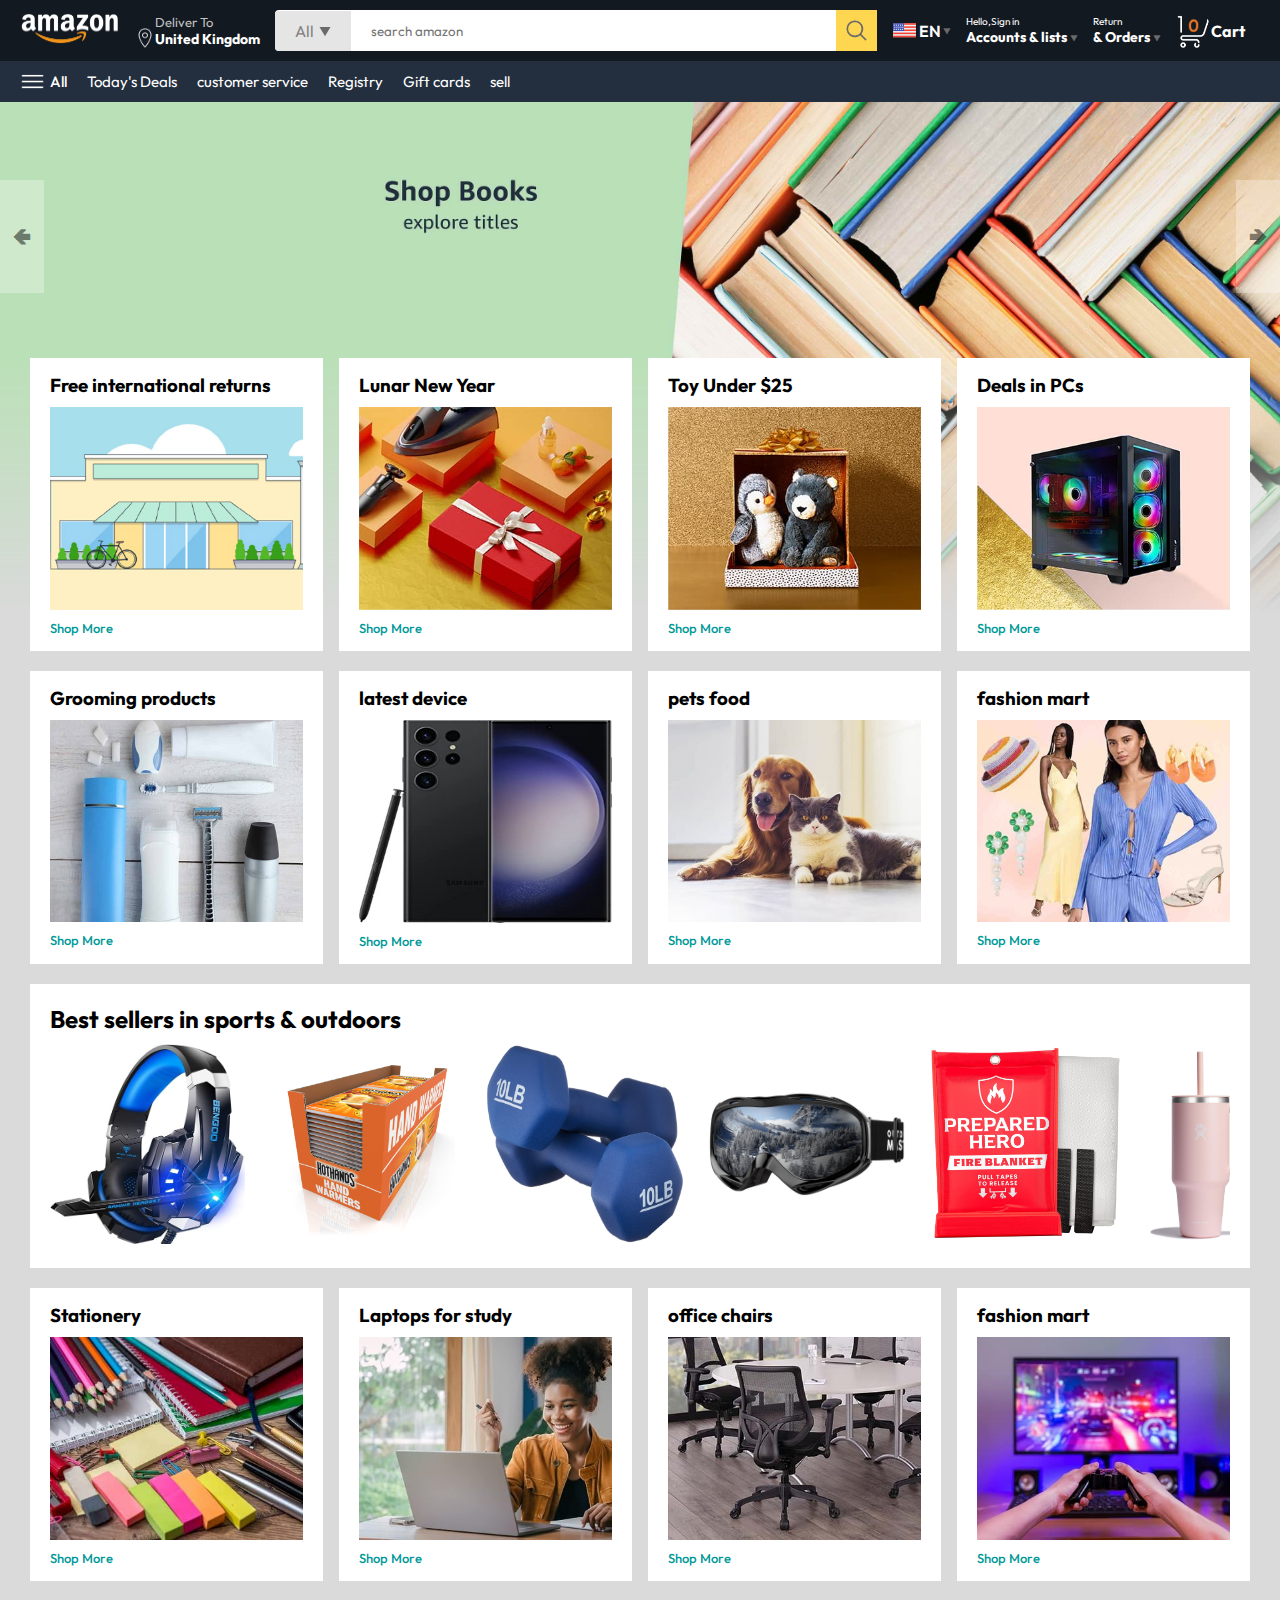
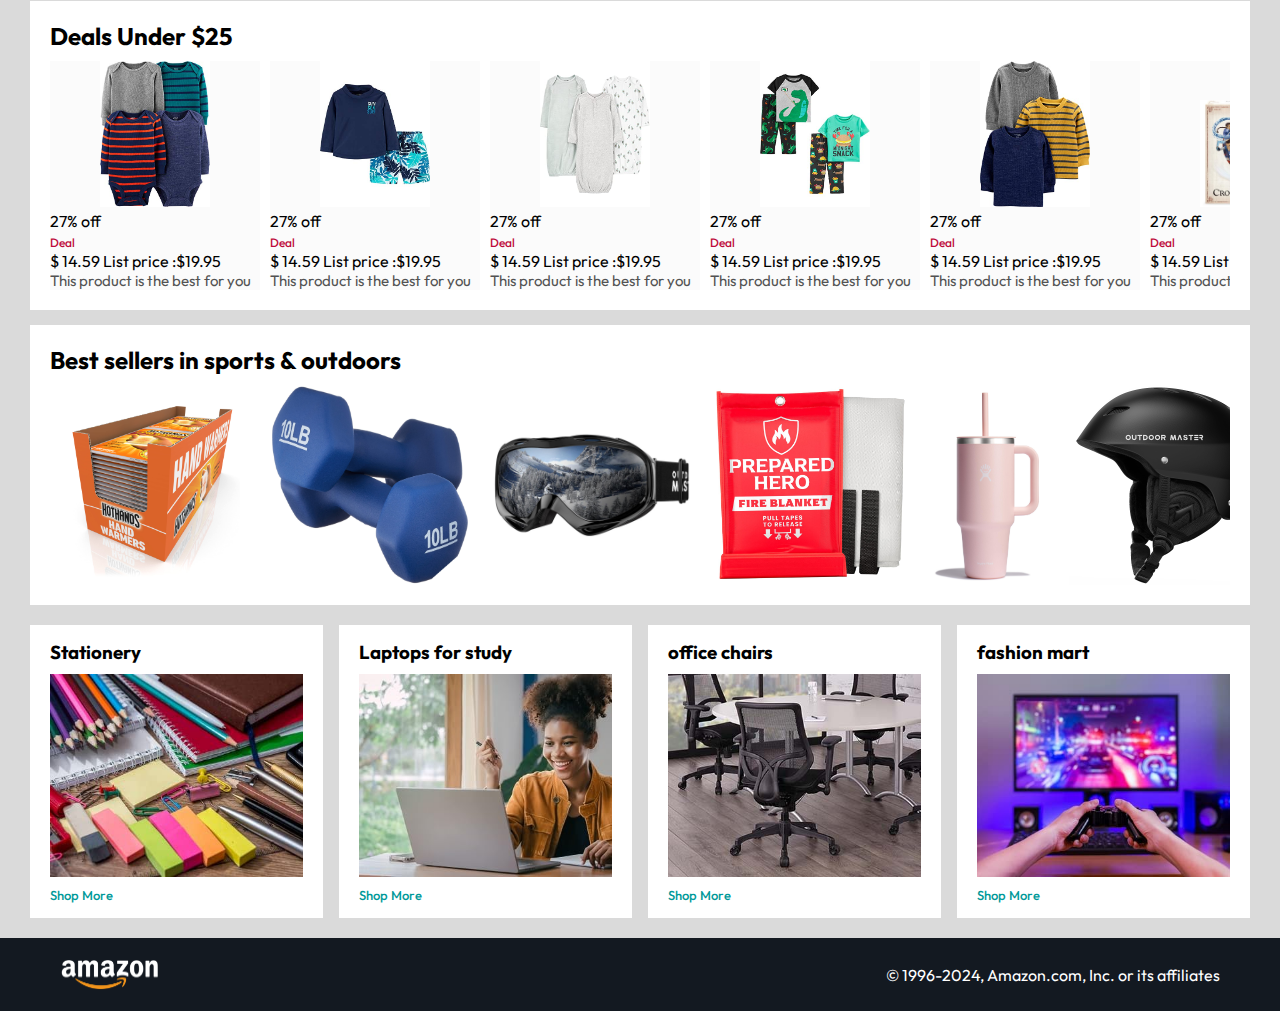
<file: index.html>
<!DOCTYPE html>
<html lang="en">
<head>
    <meta charset="UTF-8">
    <meta name="viewport" content="width=device-width, initial-scale=1.0">
    <title>Cloning Amazon</title>
    <link rel = "stylesheet" href=" style.css">
</head>
<body>
    <nav>
        <a href ="/"><img src="./assets/amazon_logo.png"  width="100" alt=""></a>
        <div class="nav-country">
            <img src="./assets/location_icon.png" height="20" alt="">
            <div>
                <p>Deliver To</p>
                <h1>United Kingdom</h1>
            </div>
        </div>
        <div class="nav-search">
            <div class="nav-search-gategory">
                <p> All</p>
                <img src="./assets/dropdown_icon.png"  height ="12" alt="">
            </div>
            <input type="text" class ="nav-search-input" placeholder="search amazon">
            <img src="./assets/search_icon.png"  class="nav-search-icon"alt="">
        </div>
        <div class="nav-language">
            <img src="./assets/us_flag.png" width="25px" alt="">
            <p>EN</p>
            <img src="./assets/dropdown_icon.png" width="8px" alt="">
        </div>
        <div class="nav-text">
            <p> Hello,Sign in</p>
            <h1> Accounts & lists <img src="./assets/dropdown_icon.png"  width="8px"alt=""></h1>
        </div>
        <div class="nav-text">
            <p> Return</p>
            <h1> & Orders <img src="./assets/dropdown_icon.png"  width="8px"alt=""></h1>
        </div>
        <a href="/cart.html" class="nav-cart">
            <img src="./assets/cart_icon.png" width="35px" alt="">
            <h4>Cart</h4>
        </a>
        
    </nav>
    <div class="nav-bottom">
        <div>
            <img src="./assets/menu_icon.png" width="25px" alt="">
            <p>All</p>
        </div>
        <p> Today's Deals</p>
        <p> customer service</p>
        <p> Registry</p>
        <p> Gift cards</p>
        <p>sell</p>
    </div>

    <div class="header-slider">
        <a href="#" class="control_prev">&#129144</a>
        <a href="#" class="control_next">&#129146</a>
        <ul>
            <img src="./assets/header1.jpg" class="header-img" alt="">
            <img src="./assets/header2.jpg" class="header-img" alt="">
            <img src="./assets/header3.jpg" class="header-img" alt="">
            <img src="./assets/header4.jpg" class="header-img" alt="">
            <img src="./assets/header5.jpg" class="header-img" alt="">
            <img src="./assets/header6.jpg" class="header-img" alt="">
        </ul>
    </div>

    <div class="box-row header-box">
        <div class="box-col">
            <h3>Free international returns</h3>
            <img src="./assets/box1-1.jpg" alt="">
            <a href="/">Shop More</a>
        </div>
        <div class="box-col">
            <h3>Lunar New Year</h3>
            <img src="./assets/box1-2.jpg" alt="">
            <a href="/">Shop More</a>
        </div>
        <div class="box-col">
            <h3>Toy Under $25</h3>
            <img src="./assets/box1-3.jpg" alt="">
            <a href="/">Shop More</a>
        </div>
        <div class="box-col">
            <h3>Deals in PCs</h3>
            <img src="./assets/box1-4.jpg" alt="">
            <a href="/">Shop More</a>
        </div>
    </div>
    <div class="box-row">
        <div class="box-col">
            <h3>Grooming products</h3>
            <img src="./assets/box2-1.jpg" alt="">
            <a href="/">Shop More</a>
        </div>
        <div class="box-col">
            <h3>latest device</h3>
            <img src="./assets/box2-2.jpg" alt="">
            <a href="/">Shop More</a>
        </div>
        <div class="box-col">
            <h3>pets food</h3>
            <img src="./assets/box2-3.jpg" alt="">
            <a href="/">Shop More</a>
        </div>
        <div class="box-col">
            <h3>fashion mart</h3>
            <img src="./assets/box2-4.jpg" alt="">
            <a href="/">Shop More</a>
        </div>
    </div>

    <div class="products-slider">
        <h2>Best sellers in sports & outdoors</h2>
        <div class="products">
            <a href="/product.html">
            <img src="./assets/product_img.jpg" alt="">
        </a>
            <img src="./assets/product1-1.jpg"  alt="">
            <img src="./assets/product1-2.jpg" alt="">
            <img src="./assets/product1-3.jpg" alt="">
            <img src="./assets/product1-4.jpg" alt="">
            <img src="./assets/product1-5.jpg" alt="">
            <img src="./assets/product1-6.jpg" alt="">
            <img src="./assets/product1-7.jpg" alt="">
            <img src="./assets/product1-8.jpg" alt="">
            <img src="./assets/product1-9.jpg" alt="">
            <img src="./assets/product1-10.jpg" alt="">
        </div>
    </div>

    <div class="box-row">
        <div class="box-col">
            <h3>Stationery</h3>
            <img src="./assets/box3-1.jpg" alt="">
            <a href="/">Shop More</a>
        </div>
        <div class="box-col">
            <h3>Laptops for study</h3>
            <img src="./assets/box3-2.jpg" alt="">
            <a href="/">Shop More</a>
        </div>
        <div class="box-col">
            <h3>office chairs</h3>
            <img src="./assets/box3-3.jpg" alt="">
            <a href="/">Shop More</a>
        </div>
        <div class="box-col">
            <h3>fashion mart</h3>
            <img src="./assets/box3-4.jpg" alt="">
            <a href="/">Shop More</a>
        </div>
    </div>
<div class="products-slider-with-price">
    <h2>Deals Under $25</h2>
    <div class="products">
        <div class="product-card">
            <div class="product-img-container">
                <img src="./assets/product2-1.jpg" alt="">
            </div>
            <div class="product-offer">
                <p>27% off</p><span>Deal</span>
            </div>
            <p>$ <span>14.59</span> List price :$19.95</p>
            <h4>This product is the best for you</h4>
        </div>
        <div class="product-card">
            <div class="product-img-container">
                <img src="./assets/product2-2.jpg" alt="">
            </div>
            <div class="product-offer">
                <p>27% off</p><span>Deal</span>
            </div>
            <p>$ <span>14.59</span> List price :$19.95</p>
            <h4>This product is the best for you</h4>
        </div>
        <div class="product-card">
            <div class="product-img-container">
                <img src="./assets/product2-3.jpg" alt="">
            </div>
            <div class="product-offer">
                <p>27% off</p><span>Deal</span>
            </div>
            <p>$ <span>14.59</span> List price :$19.95</p>
            <h4>This product is the best for you</h4>
        </div>
        <div class="product-card">
            <div class="product-img-container">
                <img src="./assets/product2-4.jpg" alt="">
            </div>
            <div class="product-offer">
                <p>27% off</p><span>Deal</span>
            </div>
            <p>$ <span>14.59</span> List price :$19.95</p>
            <h4>This product is the best for you</h4>
        </div>
        <div class="product-card">
            <div class="product-img-container">
                <img src="./assets/product2-5.jpg" alt="">
            </div>
            <div class="product-offer">
                <p>27% off</p><span>Deal</span>
            </div>
            <p>$ <span>14.59</span> List price :$19.95</p>
            <h4>This product is the best for you</h4>
        </div>
        <div class="product-card">
            <div class="product-img-container">
                <img src="./assets/product2-6.jpg" alt="">
            </div>
            <div class="product-offer">
                <p>27% off</p><span>Deal</span>
            </div>
            <p>$ <span>14.59</span> List price :$19.95</p>
            <h4>This product is the best for you</h4>
        </div>
        <div class="product-card">
            <div class="product-img-container">
                <img src="./assets/product2-7.jpg" alt="">
            </div>
            <div class="product-offer">
                <p>27% off</p><span>Deal</span>
            </div>
            <p>$ <span>14.59</span> List price :$19.95</p>
            <h4>This product is the best for you</h4>
        </div>
        <div class="product-card">
            <div class="product-img-container">
                <img src="./assets/product2-8.jpg" alt="">
            </div>
            <div class="product-offer">
                <p>27% off</p><span>Deal</span>
            </div>
            <p>$ <span>14.59</span> List price :$19.95</p>
            <h4>This product is the best for you</h4>
        </div>
        <div class="product-card">
            <div class="product-img-container">
                <img src="./assets/product2-9.jpg" alt="">
            </div>
            <div class="product-offer">
                <p>27% off</p><span>Deal</span>
            </div>
            <p>$ <span>14.59</span> List price :$19.95</p>
            <h4>This product is the best for you</h4>
        </div>
        <div class="product-card">
            <div class="product-img-container">
                <img src="./assets/product2-10.jpg" alt="">
            </div>
            <div class="product-offer">
                <p>27% off</p><span>Deal</span>
            </div>
            <p>$ <span>14.59</span> List price :$19.95</p>
            <h4>This product is the best for you</h4>
        </div>
        <div class="product-card">
            <div class="product-img-container">
                <img src="./assets/product2-11.jpg" alt="">
            </div>
            <div class="product-offer">
                <p>27% off</p><span>Deal</span>
            </div>
            <p>$ <span>14.59</span> List price :$19.95</p>
            <h4>This product is the best for you</h4>
        </div>
        <div class="product-card">
            <div class="product-img-container">
                <img src="./assets/product2-12.jpg" alt="">
            </div>
            <div class="product-offer">
                <p>27% off</p><span>Deal</span>
            </div>
            <p>$ <span>14.59</span> List price :$19.95</p>
            <h4>This product is the best for you</h4>
        </div>

    </div>
</div> 


<div class="products-slider">
    <h2>Best sellers in sports & outdoors</h2>
    <div class="products">
        <img src="./assets/product1-1.jpg"  alt="">
        <img src="./assets/product1-2.jpg" alt="">
        <img src="./assets/product1-3.jpg" alt="">
        <img src="./assets/product1-4.jpg" alt="">
        <img src="./assets/product1-5.jpg" alt="">
        <img src="./assets/product1-6.jpg" alt="">
        <img src="./assets/product1-7.jpg" alt="">
        <img src="./assets/product1-8.jpg" alt="">
        <img src="./assets/product1-9.jpg" alt="">
        <img src="./assets/product1-10.jpg" alt="">
    </div>
</div>
<div class="box-row">
    <div class="box-col">
        <h3>Stationery</h3>
        <img src="./assets/box3-1.jpg" alt="">
        <a href="/">Shop More</a>
    </div>
    <div class="box-col">
        <h3>Laptops for study</h3>
        <img src="./assets/box3-2.jpg" alt="">
        <a href="/">Shop More</a>
    </div>
    <div class="box-col">
        <h3>office chairs</h3>
        <img src="./assets/box3-3.jpg" alt="">
        <a href="/">Shop More</a>
    </div>
    <div class="box-col">
        <h3>fashion mart</h3>
        <img src="./assets/box3-4.jpg" alt="">
        <a href="/">Shop More</a>
    </div>
</div>
<footer>
    <img src="./assets/amazon_logo.png" width="100" alt="">
    <p>© 1996-2024, Amazon.com, Inc. or its affiliates</p>
</footer>



    <script src="script.js"></script>
</body>
</html>
</file>
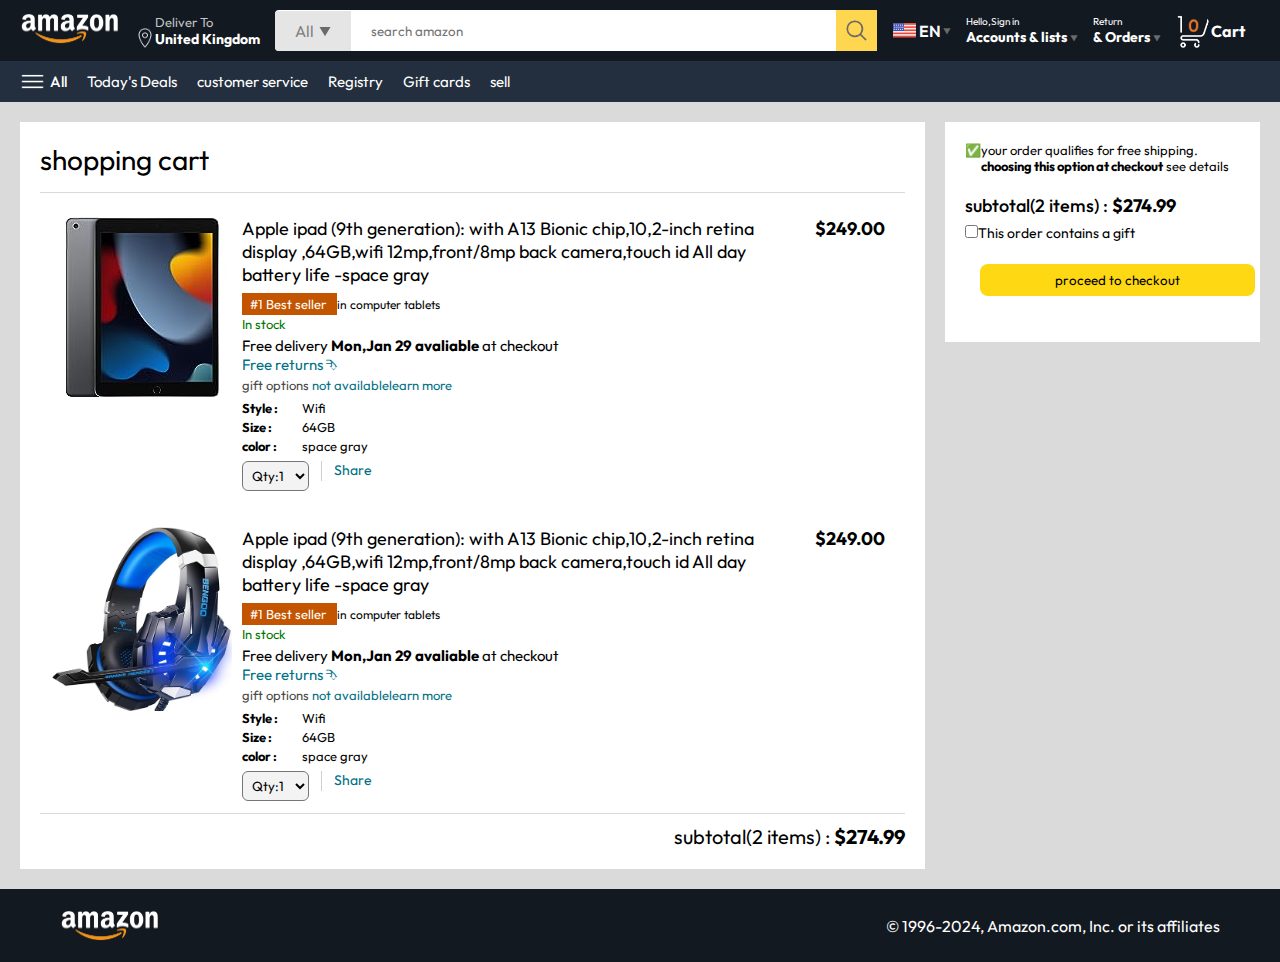
<file: cart.html>
<!DOCTYPE html>
<html lang="en">
<head>
    <meta charset="UTF-8">
    <meta name="viewport" content="width=device-width, initial-scale=1.0">
    <title>Cart</title>
    <link rel = "stylesheet" href=" ./style.css">
    <link rel = "stylesheet" href=" ./cart.css">

</head>
<body>
    <nav>
        <a href ="/"><img src="./assets/amazon_logo.png"  width="100" alt=""></a>
        <div class="nav-country">
            <img src="./assets/location_icon.png" height="20" alt="">
            <div>
                <p>Deliver To</p>
                <h1>United Kingdom</h1>
            </div>
        </div>
        <div class="nav-search">
            <div class="nav-search-gategory">
                <p> All</p>
                <img src="./assets/dropdown_icon.png"  height ="12" alt="">
            </div>
            <input type="text" class ="nav-search-input" placeholder="search amazon">
            <img src="./assets/search_icon.png"  class="nav-search-icon"alt="">
        </div>
        <div class="nav-language">
            <img src="./assets/us_flag.png" width="25px" alt="">
            <p>EN</p>
            <img src="./assets/dropdown_icon.png" width="8px" alt="">
        </div>
        <div class="nav-text">
            <p> Hello,Sign in</p>
            <h1> Accounts & lists <img src="./assets/dropdown_icon.png"  width="8px"alt=""></h1>
        </div>
        <div class="nav-text">
            <p> Return</p>
            <h1> & Orders <img src="./assets/dropdown_icon.png"  width="8px"alt=""></h1>
        </div>
        <a href="/cart.html" class="nav-cart">
            <img src="./assets/cart_icon.png" width="35px" alt="">
            <h4>Cart</h4>
        </a>
        
    </nav>
    <div class="nav-bottom">
        <div>
            <img src="./assets/menu_icon.png" width="25px" alt="">
            <p>All</p>
        </div>
        <p> Today's Deals</p>
        <p> customer service</p>
        <p> Registry</p>
        <p> Gift cards</p>
        <p>sell</p>
    </div>
    <div class="cart">
        <div class="cart-left">
            <h1>shopping cart</h1>
            <hr>
            <div class="product-cart-list">
                <img src="./assets/ipad_img.jpg" alt="" width="180px">
                <div>
                    <div class="product-cart-titleprice">
                        <p>
                            Apple ipad (9th generation): with A13 Bionic chip,10,2-inch 
                            retina display ,64GB,wifi 12mp,front/8mp back camera,touch id All
                            day battery life -space gray</p>
                            <p><b>$249.00</b></p>
                        </p>
                    </div>
                    <p class="product-cart-bestseller"> <span>#1 Best seller </span>in computer tablets</p>
                    <p class="product-cart-stock">In stock</p>
                    <p class="product-cart-delivery">Free delivery<b> Mon,Jan 29 avaliable</b> at checkout</p>
                    <p class="product-cart-returns">Free returns &#11191</p>
                    <p class="product-cart-giftoption">gift options<span> not available</span><span>learn more</span></p>
                    <div class="product-cart-specs">
                        <p><b>Style :</b></p> <p>Wifi</p>
                        <p><b>Size :</b></p> <p>64GB</p>
                        <p><b>color :</b></p> <p>space gray</p>
                    </div>
                    <div class="cart-list-action">
                        <select>
                            <option value ="Qty :1">Qty:1</option>
                            <option value ="Qty :2">Qty:2</option>
                            <option value ="Qty :3">Qty:3</option>
                            <option value ="Qty :4">Qty:4</option>
                            <option value ="Qty :5">Qty:5</option>
                        </select>
                        <hr>
                        <p class="action-btn">Share</p> 
                    </div>
                </div>           
            </div>

            <div class="product-cart-list">
                <img src="./assets/product_img.jpg" alt="" width="180px">
                <div>
                    <div class="product-cart-titleprice">
                        <p>
                            Apple ipad (9th generation): with A13 Bionic chip,10,2-inch 
                            retina display ,64GB,wifi 12mp,front/8mp back camera,touch id All
                            day battery life -space gray</p>
                            <p><b>$249.00</b></p>
                        </p>
                    </div>
                    <p class="product-cart-bestseller"> <span>#1 Best seller </span>in computer tablets</p>
                    <p class="product-cart-stock">In stock</p>
                    <p class="product-cart-delivery">Free delivery<b> Mon,Jan 29 avaliable</b> at checkout</p>
                    <p class="product-cart-returns">Free returns &#11191</p>
                    <p class="product-cart-giftoption">gift options<span> not available</span><span>learn more</span></p>
                    <div class="product-cart-specs">
                        <p><b>Style :</b></p> <p>Wifi</p>
                        <p><b>Size :</b></p> <p>64GB</p>
                        <p><b>color :</b></p> <p>space gray</p>
                    </div>
                    <div class="cart-list-action">
                        <select>
                            <option value ="Qty :1">Qty:1</option>
                            <option value ="Qty :2">Qty:2</option>
                            <option value ="Qty :3">Qty:3</option>
                            <option value ="Qty :4">Qty:4</option>
                            <option value ="Qty :5">Qty:5</option>
                        </select>
                        <hr>
                        <p class="action-btn">Share</p> 
                    </div>
                </div>           
            </div>
            <hr>
            <div class="cart-list-subtotal">
                subtotal(2 items) : <b>$274.99</b>
            </div>
        </div>
        <div class="cart-right">
            <div class="cart-free-delivery">
                <p>&#x2705</p>
                <p>your order qualifies for free shipping. <b>choosing this option at checkout</b> see details</p>
            </div>
            <p class="cart-subtotal">subtotal(2 items) : <b>$274.99</b></p>
            <p class="cart-right-gift"><input type="checkbox">This order contains a gift</p>
            <button>proceed to checkout</button>
        </div>
    </div>

    <footer class="product-footer">
        <img src="./assets/amazon_logo.png" width="100" alt="">
        <p>© 1996-2024, Amazon.com, Inc. or its affiliates</p>
    </footer>
    
</body>
</html>
</file>
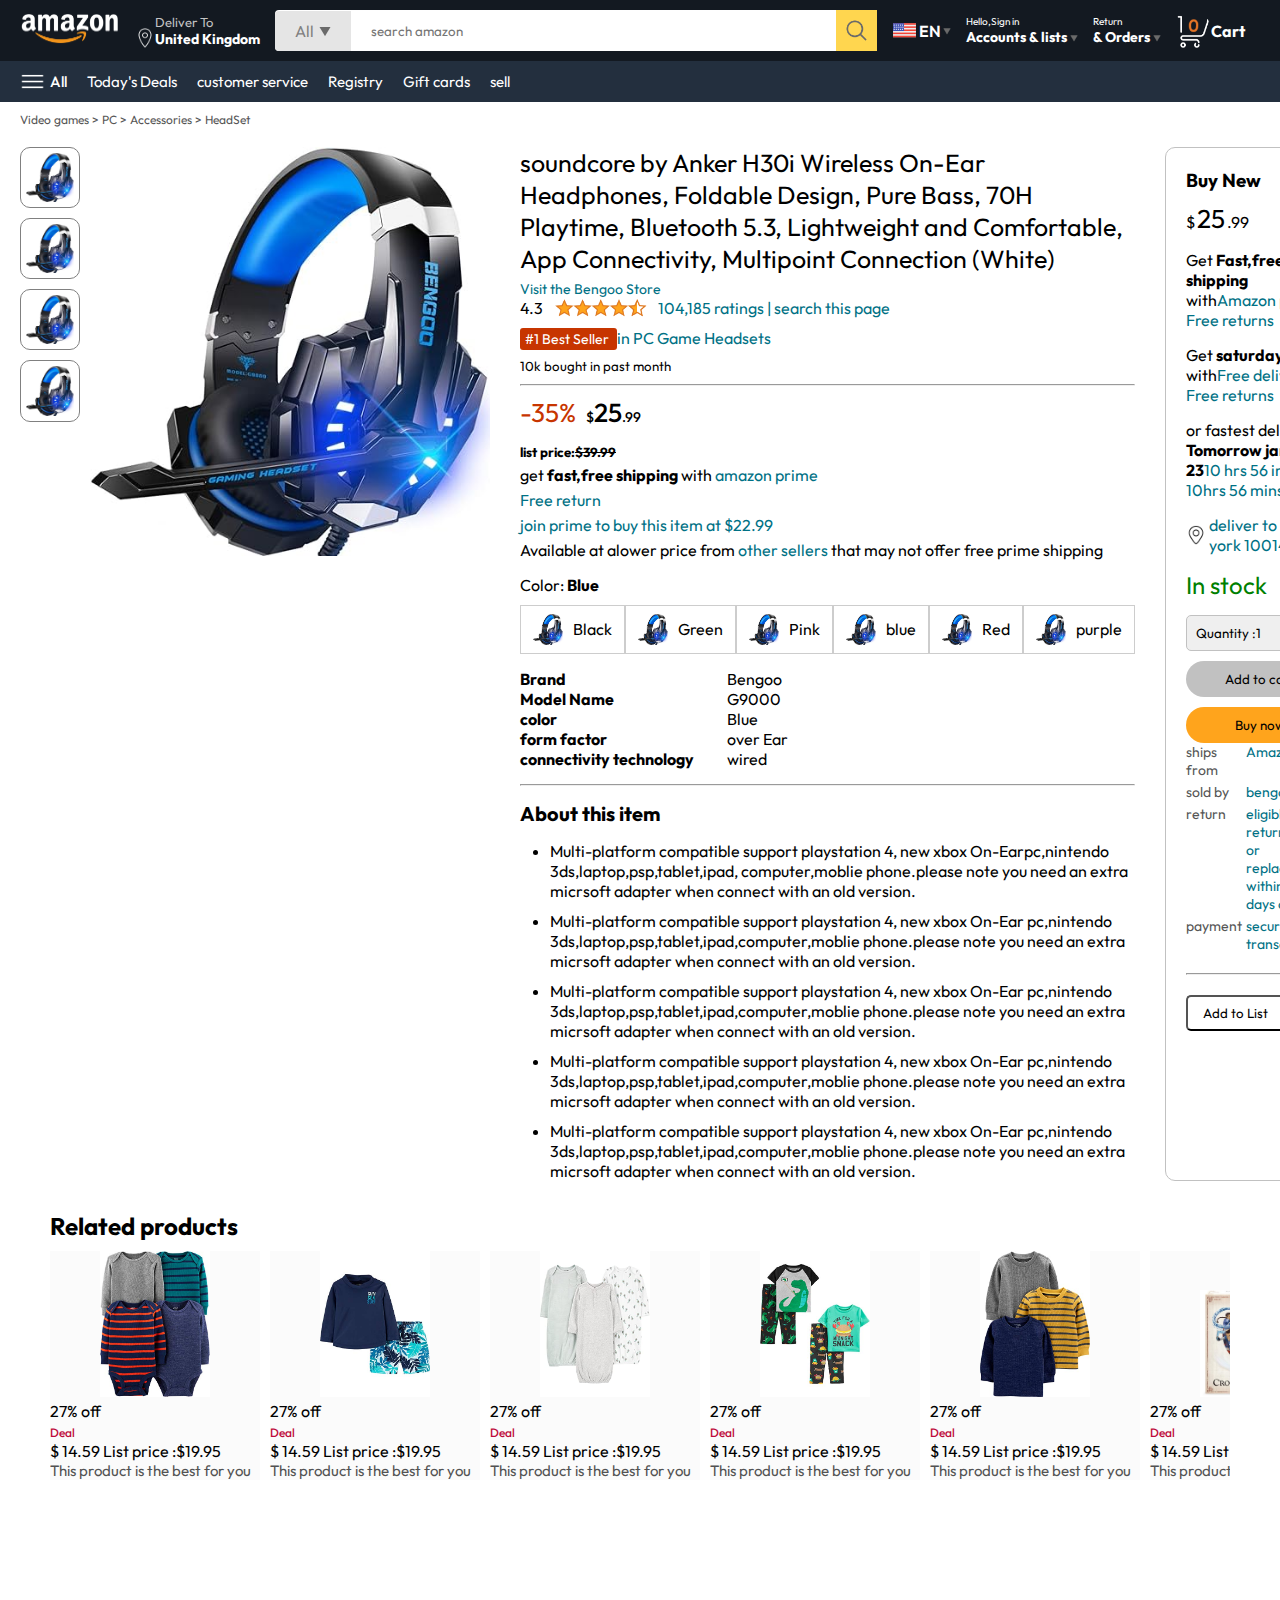
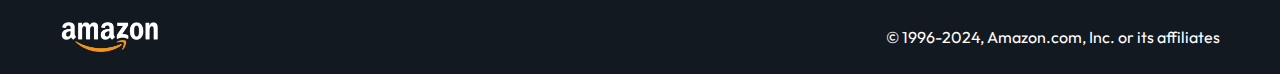
<file: product.html>
<!DOCTYPE html>
<html lang="en">
<head>
    <meta charset="UTF-8">
    <meta name="viewport" content="width=device-width, initial-scale=1.0">
    <title>Product Page</title>
    <link rel="stylesheet" href="style.css">
    <link rel="stylesheet" href="product.css">
</head>
<body>
    <nav>
        <a href ="/"><img src="./assets/amazon_logo.png"  width="100" alt=""></a>
        <div class="nav-country">
            <img src="./assets/location_icon.png" height="20" alt="">
            <div>
                <p>Deliver To</p>
                <h1>United Kingdom</h1>
            </div>
        </div>
        <div class="nav-search">
            <div class="nav-search-gategory">
                <p> All</p>
                <img src="./assets/dropdown_icon.png"  height ="12" alt="">
            </div>
            <input type="text" class ="nav-search-input" placeholder="search amazon">
            <img src="./assets/search_icon.png"  class="nav-search-icon"alt="">
        </div>
        <div class="nav-language">
            <img src="./assets/us_flag.png" width="25px" alt="">
            <p>EN</p>
            <img src="./assets/dropdown_icon.png" width="8px" alt="">
        </div>
        <div class="nav-text">
            <p> Hello,Sign in</p>
            <h1> Accounts & lists <img src="./assets/dropdown_icon.png"  width="8px"alt=""></h1>
        </div>
        <div class="nav-text">
            <p> Return</p>
            <h1> & Orders <img src="./assets/dropdown_icon.png"  width="8px"alt=""></h1>
        </div>
        <a href="/cart.html" class="nav-cart">
            <img src="./assets/cart_icon.png" width="35px" alt="">
            <h4>Cart</h4>
        </a>
        
    </nav>
    <div class="nav-bottom">
        <div>
            <img src="./assets/menu_icon.png" width="25px" alt="">
            <p>All</p>
        </div>
        <p> Today's Deals</p>
        <p> customer service</p>
        <p> Registry</p>
        <p> Gift cards</p>
        <p>sell</p>
    </div>
    <p class="breadcrum">Video games > PC > Accessories > HeadSet</p>
    <div class="product-display">
        <div class="product-d-image">
            <div class="product-icons">
                <img src="./assets/product_img.jpg" alt="" width="60">
                <img src="./assets/product_img.jpg" alt="" width="60">
                <img src="./assets/product_img.jpg" alt="" width="60">
                <img src="./assets/product_img.jpg" alt="" width="60">

            </div>
            <div class="product-main-image">
                <img src="./assets/product_img.jpg" alt="" width="400">
            </div>
        </div>
        <div class="product-d-details">
            <p class="product-title">
                soundcore by Anker H30i Wireless On-Ear Headphones, Foldable Design, Pure Bass,
                 70H Playtime, Bluetooth 5.3, Lightweight and Comfortable, App Connectivity, 
                 Multipoint Connection (White)
            </p>
            <p class="brand-store">
                Visit the Bengoo Store
            </p>
            <div class="product-rating">
                <div>
                    <div>4.3 <img src="./assets/rating_img.png" height="20px" alt=""></div>
                    <p>104,185 ratings | search this page</p>
                </div>
                <p><span> #1 Best Seller </span>in PC Game Headsets</p>
                <h5>10k bought in past month</h5>
                <hr>
            </div>
            <div class="product-d-price">
                <div>
                    <p>-35%</p>
                    <h1>$<span>25</span>.99</h1>
                </div>
                <h5>list price:<span>$39.99</span></h5>
                <p>get<b> fast,free shipping </b>with<span> amazon prime</span></p>
                <p><span>Free return</span></p>
                <p><span>join prime to buy this item at $22.99</span></p>
                <p>Available at alower price from<span> other sellers</span> that may not offer free prime shipping</p>
            </div>

            <div class="product-color-selection">
                <p>Color: <b>Blue</b></p>
                <div class="product-color-option">
                    <div class="option">
                        <img src="./assets/product_img.jpg" alt="" width="30px">
                        <p>Black</p>
                    </div>
                    <div class="option">
                        <img src="./assets/product_img.jpg" alt="" width="30px">
                        <p>Green</p>
                    </div>
                    <div class="option">
                        <img src="./assets/product_img.jpg" alt="" width="30px">
                        <p>Pink</p>
                    </div>
                    <div class="option">
                        <img src="./assets/product_img.jpg" alt="" width="30px">
                        <p>blue</p>
                    </div>
                    <div class="option">
                        <img src="./assets/product_img.jpg" alt="" width="30px">
                        <p>Red</p>
                    </div>
                    <div class="option">
                        <img src="./assets/product_img.jpg" alt="" width="30px">
                        <p>purple</p>
                    </div>
                </div>
            </div>
            <div class="product-info">
                <p><b>Brand</b></p><p>Bengoo</p>
                <p><b>Model Name</b></p><p>G9000</p>
                <p><b>color</b></p><p>Blue</p>
                <p><b>form factor</b></p><p>over Ear</p>
                <p><b>connectivity technology</b></p><p>wired</p>
                
            </div>
            <hr>
            <div class="product-description">
                <h1>About this item</h1>
                <ul>
                    <li>Multi-platform compatible support playstation 4,
                         new xbox On-Earpc,nintendo 3ds,laptop,psp,tablet,ipad,
                         computer,moblie phone.please note you need an extra micrsoft
                         adapter when connect with an old version.
                    </li>
                    <li>Multi-platform compatible support playstation 4, new xbox On-Ear
                        pc,nintendo 3ds,laptop,psp,tablet,ipad,computer,moblie phone.please 
                        note you need an extra micrsoft adapter when connect with an old version.
                    </li>
                    <li>Multi-platform compatible support playstation 4, new xbox On-Ear
                        pc,nintendo 3ds,laptop,psp,tablet,ipad,computer,moblie phone.please 
                        note you need an extra micrsoft adapter when connect with an old version.
                    </li>
                    <li>Multi-platform compatible support playstation 4, new xbox On-Ear
                        pc,nintendo 3ds,laptop,psp,tablet,ipad,computer,moblie phone.please 
                        note you need an extra micrsoft adapter when connect with an old version.
                    </li>
                    <li>Multi-platform compatible support playstation 4, new xbox On-Ear
                        pc,nintendo 3ds,laptop,psp,tablet,ipad,computer,moblie phone.please 
                        note you need an extra micrsoft adapter when connect with an old version.
                    </li>
                </ul>
            </div>
        </div>
        <div class="product-d-purchase">
            <div class="title">
                <h3>Buy New</h3><img src="./assets/circle_icon.png" alt="" width="20px">
            </div>
            <h1 class="price">$<span>25</span>.99</h1>
            <div class="gap">
                <p>Get<b> Fast,free shipping</b> with<span>Amazon prime</span></p>
                <p><span>Free returns</span></p>
            </div>
            <div class="gap">
                <p>Get<b> saturday</b> with<span>Free delivery</span></p>
                <p><span>Free returns</span></p>
            </div>
            <div class="gap">
                <p>or fastest delivery<b> Tomorrow</b><b> january 23</b><span>10 hrs 56 ims</span></p>
                <p><span>10hrs 56 mins</span></p>
            </div>
            <div class="delivery-location">
                <img src="./assets/location_icon_dark.png" alt="" width="20px">
                <p><span>deliver to new york 10014</span></p>
            </div>
            <h2 class="product-stock">In stock</h2>
            <select class="product-quantity">
                <option value="1">Quantity :1</option>
                <option value="2">Quantity :2</option>
                <option value="3">Quantity :3</option>
            </select>
            <button class="btn">Add to cart</button>
            <button class="btn product-buy">Buy now</button>


            <div class="product-seller-info">
                <p>ships from</p> <p><span>Amazon</span></p>
                <p>sold by</p> <p><span>bengoo Inc</span></p>
                <p>return</p> <p><span>eligible for return,refund or replacement within 30 days of recipt</span></p>
                <p>payment</p> <p><span>secure transaction</span></p>
            </div>
            <hr>
            <button class="product-add-list">Add to List</button>
        </div>
    </div>

    <div class="products-slider-with-price">
        <h2>Related products</h2>
        <div class="products">
            <div class="product-card">
                <div class="product-img-container">
                    <img src="./assets/product2-1.jpg" alt="">
                </div>
                <div class="product-offer">
                    <p>27% off</p><span>Deal</span>
                </div>
                <p>$ <span>14.59</span> List price :$19.95</p>
                <h4>This product is the best for you</h4>
            </div>
            <div class="product-card">
                <div class="product-img-container">
                    <img src="./assets/product2-2.jpg" alt="">
                </div>
                <div class="product-offer">
                    <p>27% off</p><span>Deal</span>
                </div>
                <p>$ <span>14.59</span> List price :$19.95</p>
                <h4>This product is the best for you</h4>
            </div>
            <div class="product-card">
                <div class="product-img-container">
                    <img src="./assets/product2-3.jpg" alt="">
                </div>
                <div class="product-offer">
                    <p>27% off</p><span>Deal</span>
                </div>
                <p>$ <span>14.59</span> List price :$19.95</p>
                <h4>This product is the best for you</h4>
            </div>
            <div class="product-card">
                <div class="product-img-container">
                    <img src="./assets/product2-4.jpg" alt="">
                </div>
                <div class="product-offer">
                    <p>27% off</p><span>Deal</span>
                </div>
                <p>$ <span>14.59</span> List price :$19.95</p>
                <h4>This product is the best for you</h4>
            </div>
            <div class="product-card">
                <div class="product-img-container">
                    <img src="./assets/product2-5.jpg" alt="">
                </div>
                <div class="product-offer">
                    <p>27% off</p><span>Deal</span>
                </div>
                <p>$ <span>14.59</span> List price :$19.95</p>
                <h4>This product is the best for you</h4>
            </div>
            <div class="product-card">
                <div class="product-img-container">
                    <img src="./assets/product2-6.jpg" alt="">
                </div>
                <div class="product-offer">
                    <p>27% off</p><span>Deal</span>
                </div>
                <p>$ <span>14.59</span> List price :$19.95</p>
                <h4>This product is the best for you</h4>
            </div>
            <div class="product-card">
                <div class="product-img-container">
                    <img src="./assets/product2-7.jpg" alt="">
                </div>
                <div class="product-offer">
                    <p>27% off</p><span>Deal</span>
                </div>
                <p>$ <span>14.59</span> List price :$19.95</p>
                <h4>This product is the best for you</h4>
            </div>
            <div class="product-card">
                <div class="product-img-container">
                    <img src="./assets/product2-8.jpg" alt="">
                </div>
                <div class="product-offer">
                    <p>27% off</p><span>Deal</span>
                </div>
                <p>$ <span>14.59</span> List price :$19.95</p>
                <h4>This product is the best for you</h4>
            </div>
            <div class="product-card">
                <div class="product-img-container">
                    <img src="./assets/product2-9.jpg" alt="">
                </div>
                <div class="product-offer">
                    <p>27% off</p><span>Deal</span>
                </div>
                <p>$ <span>14.59</span> List price :$19.95</p>
                <h4>This product is the best for you</h4>
            </div>
            <div class="product-card">
                <div class="product-img-container">
                    <img src="./assets/product2-10.jpg" alt="">
                </div>
                <div class="product-offer">
                    <p>27% off</p><span>Deal</span>
                </div>
                <p>$ <span>14.59</span> List price :$19.95</p>
                <h4>This product is the best for you</h4>
            </div>
            <div class="product-card">
                <div class="product-img-container">
                    <img src="./assets/product2-11.jpg" alt="">
                </div>
                <div class="product-offer">
                    <p>27% off</p><span>Deal</span>
                </div>
                <p>$ <span>14.59</span> List price :$19.95</p>
                <h4>This product is the best for you</h4>
            </div>
            <div class="product-card">
                <div class="product-img-container">
                    <img src="./assets/product2-12.jpg" alt="">
                </div>
                <div class="product-offer">
                    <p>27% off</p><span>Deal</span>
                </div>
                <p>$ <span>14.59</span> List price :$19.95</p>
                <h4>This product is the best for you</h4>
            </div>
    
        </div>
    </div> 
    <footer class="product-footer">
        <img src="./assets/amazon_logo.png" width="100" alt="">
        <p>© 1996-2024, Amazon.com, Inc. or its affiliates</p>
    </footer>
    
</body>
</html>
</file>
<file: style.css>
@import url('https://fonts.googleapis.com/css2?family=Outfit:wght@100..900&display=swap');
*{
    padding: 0;
    margin: 0;
    box-sizing: border-box;
    font-family: outfit;
}
body{
    background-color: #dadada;
}
a{
    text-decoration: none;
    color:inherit;
}
nav{
    display : flex;
    align-items: center;
    justify-content: space-between;
    background: #131921;
    padding: 10px 20px;
    color:#fff;
}
.nav-country{
    display: flex;
    align-items:end;
    margin-left:15px;
    font-size: 13px;
    color:#c4c4c4;

}
.nav-country h1{
    color:#fff;
    font-size:14px;
}
.nav-search{
    flex:1;
    display: flex;
    align-items:center ;
    background: #fff;
    color: gray;
    max-width: 1000px;
    border-radius: 4px;
    margin-left: 15px;
}
.nav-search-gategory{
    display: flex;
    align-items: center;
    padding: 10px 20px;
    gap:5px;
    background: #e5e5e5;
    border-radius: 4px 0 0 4px;
}
.nav-search-input{
    border:none;
    outline:none;
    padding-left: 20px;
    width:100%;
}
.nav-search-icon{
    max-width:41px;
    padding:8px;
    background: #ffd64f;
    border:0 4px 4px 0;
}
.nav-language{
    display: flex;
    align-items: center;
    gap:2px;
    font-weight:600;
    margin-left:15px;

}
.nav-text{
    margin-left:15px;
}
.nav-text p{
    font-size:10px;
}
.nav-text h1{
    font-size:14px;
}
.nav-cart{
    display: flex;
    align-items: center;
    margin: 0px 15px;
}
.nav-bottom{
    display: flex;
    align-items: center;
    gap:20px;
    padding:8px 20px;
    background:#232f3e;
    color:#fff;
    font-size:15px;
}
.nav-bottom div{
    display: flex;
    align-items: center;
    gap:5px;
    font-weight: 500;
}
.header-slider ul{
      display:flex;
      overflow-y:hidden;

}
.header-img{
    max-width:100%;
    mask-image:linear-gradient(to bottom,#000000 50%,transparent 100%);

}
.header-slider a{
    position:absolute;
    top:20%;
    z-index:1;
    padding:5vh 1vw;
    background: #ffffff4f;
    color:#0000007b;
    text-decoration: none;
    font-weight: 600;
    font-size:18px;
    cursor:pointer;
}
.control_next{
    right:0;
}
.box-row{
    display:flex;
    flex-wrap:wrap;
    row-gap:20px;
    justify-content: space-between;
    margin: 20px 30px;
}
.box-col{
    display:flex;
    flex-direction:column;
    gap:10px;
    padding:15px 20px;
    background: #fff;
    max-width:24%;
    min-height:200px;
    z-index:1;
}
.box-col a{
    font-size: 13px;
    color:#009999;
    font-weight:500;

}
.header-box{
    margin-top:-20vw;

}
.products-slider{
    background: #fff;
    margin:0 30px;
    padding:20px;
    margin-bottom:15px;
}
.products-slider .products{
    display:flex;
    overflow-x:auto;
    gap:20px;
    margin-top:10px;

}
.products-slider .products img{
    max-width:200px;
    max-height:200px;
}
.products-slider .products::-webkit-scrollbar{
    display:none;
}
.products-slider-with-price{
    background: #fff;
    margin:0 30px;
    padding:20px;
    margin-bottom:15px;
}
.products-slider-with-price .products{
    display:flex;
    overflow-x:auto;
    gap:10px;
    margin-top:10px;
}
.products-slider-with-price .products::-webkit-scrollbar{
    display:none;
}
.product-card{
    display:flex;
    flex-direction:column;
    justify-content:end;
    min-width:210px;
    background:#fbfbfb;
}
.product-card img{
    width:110px;
    margin:0 50px;
}
product-offer p{
    background: #be0b3b;
    color:#fff;
    display:inline-block;
    padding:2px 5px;
    border-radius:2px;
    margin:8px 0;
    font-size:13px;
}
.product-offer span{
    color:#be0b3b;
    font-weight:500;
    font-size:12px;
}
.product-price{
    color:gray;
    font-size:13px;
}
.product-card h4{
    color:#525252;
    font-size:15px;
    font-weight:400;
}
footer{
    display:flex;
    justify-content: space-between;
    align-items: center;
    color:#fff;
    background: #131921;
    padding:20px 60px;
}
</file>
<file: cart.css>
.cart{
    display:flex;
    gap:20px;
    margin:20px;
}
.cart-left{
    background: white;
    padding:20px;

}
.cart-left h1{
    font-size:28px;
    font-weight:400;
    margin-bottom:15px;
}
.cart-left hr{
    border:none;
    height:1px;
    background:#dadada;

}
.product-cart-list{
    display:flex;
    align-items:start;
    gap:10px;
    padding:24px 0 12px 12px;
}
.product-cart-titleprice{
    display:flex;
    gap:20px;
    font-size:18px;
}
.product-cart-bestseller{
    font-size:12px;
    margin-top:10px;
}
.product-cart-bestseller span{
    font-size:13px;
    background: #c45500;
    color:#fff;
    padding:3px 8px;
}
.product-cart-stock{
    font-size:13px;
    color:#007600;
    margin:4px 0;
}
.product-cart-delivery{
    font-size:15px;

}
.product-cart-returns{
    font-size:15px;
    color:#007185;
    font-weight:400;
}
.product-cart-giftoption{
    color:#494949;
    font-size:13px;
    margin:3px 0;
}
.product-cart-giftoption span{
    color:#007185;
}
.product-cart-specs{
    max-width:150px;
    display:grid;
    grid-template-columns:auto auto;
    row-gap:3px;
    font-size:13px;
    margin:7px 0;
}
.cart-list-action{
    display:flex;
    gap:12px;
    font-size:14px;
    color:#007185;
}
.cart-list-action hr{
    height: 20px;
    width:1px;
    background:#cfcfcf;

}
.cart-list-action select{
    padding:5px;
    border-radius:6px;
    background:#f3f3f3;
}
.cart-list-subtotal{
    text-align:right;
    font-size:20px;
    margin-top:10px;
}
.cart-right{
    background:white;
    padding:20px;
    max-height:220px;
    min-width:280px;
}
.cart-free-delivery{
    display:flex;
    font-size:13px;

}
.cart-subtotal{
    margin-top:20px;
    font-size:18px;
    font-weight:500;
}
.cart-right-gift{
    margin:7px 0;
    font-size:14px;
}
.cart-right button{
    width:100%;
    height:32px;
    margin:15px;
    background:#ffd814;
    border:none;
    border-radius:8px;
    cursor:pointer;
}
.cart-right button:hover{
    background: #ebc712;
}
.footer-cart{
    margin-top:50px;
}
</file>
<file: product.css>
body{
    background: #fff;
}

.breadcrum{

    padding:10px 20px;
    font-size:12px;
    color:#565656;
}
.product-display{
    min-height:100%;
    padding:10px 20px;
    display:flex;
}
.product-d-image{
    display:flex;
    gap:10px;
}
.product-icons{
    display:flex;
    flex-direction:column;
    gap:10px;
}
.product-icons img{
    border : 1px solid gray;
    border-radius:10px;
    padding:5px;

}
.product-d-details{
    margin:0 30px;
}
.product-title{
    font-size:25px;
}
.brand-store{
    margin-top: 5px;
    color:#007185;
    font-size:14px;
}
.product-rating{
    display:flex;
    flex-direction:column;
    gap:10px;
}
.product-rating div{
    display:flex;
    align-items:center;
    gap:10px;
}
.product-rating p{
    color:#007185;

}
.product-rating p span{
    color:#fff;
    background-color:#c73500;
    padding: 2px 5px;
    border-radius:3px;
    font-size:14px;
}
.product-rating h5{
    font-weight: 400;

}
.product-d-price{
    display:flex;
    flex-direction:column;
    gap:5px;
}
.product-d-price div{
    display:flex;
    align-items:center;
    gap:10px;
    margin:10px 0;
}
.product-d-price div p{
    font-size:26px;
    color:#c73500;

}
.product-d-price div h1{
    font-size:14px;
    font-weight:500;
}
.product-d-price div h1 span{
    font-size:26px;
    font-weight:500;
}
.product-d-price div h5{
    color:#565656;
    font-weight:400;
}
.product-d-price h5 span{
    text-decoration:line-through;
}
.product-d-price p span{
    color:#007185;
}
.product-color-selection{
    margin:15px 0;
}
.product-color-option{
    display:flex;
    justify-content: space-between;
    margin-top:10px;
}
.option{
    display:flex;
    align-items:center;
    padding:8px 12px;
    border:1px solid #cdcdcd;
    gap:10px;
}
.product-info{
    display:grid;
    grid-template-columns:auto auto;
    max-width:300px;
    margin-bottom:15px;
}
.product-description h1{
    font-size:20px;
    margin:15px 0;

}
.product-description ul{
    display:flex;
    flex-direction:column;
    gap:10px;
    margin-left:30px;
}
.product-d-purchase{
    width:100%;
    max-width:280px;
    border:1px solid #c1c1c1;
    border-radius:10px;
    padding:20px;
}
.product-d-purchase .title{
    display:flex;
    justify-content:space-between;
    align-items:center;
}
.product-d-purchase .price{
    font-size:16px;
    font-weight:400;
    margin:10px 0;
}
.product-d-purchase .price span{
    font-size:26px;
    padding:2px;
}
.product-d-purchase .gap{
    margin:15px 0;
}
.product-d-purchase p span{
    margin:15px 0;
}
.product-d-purchase p span{
    color:#007185;
}
.delivery-location{
    display:flex;
    align-items:center;
    gap:3px;
}
.product-stock{
    margin:15px 0;
    color:green;
    font-weight:400;
}
.product-quantity{
    padding:8px 5px;
    outline:none;
    width:100%;
    border-radius:5px;
    background: #efefef;
    border-color: #c1c1c1;
}
.product-d-purchase  .btn{
    outline:none;
    border:none;
    background: #c1c1c1;
    width:100%;
    padding:10px 0;
    margin-top:10px;
    border-radius:50px;
    cursor:pointer;
}
.product-d-purchase .product-buy{
    background: #ffa41c;

}
.product-seller-info{
    display: grid;
    grid-template-columns:auto auto;
    gap:4px;
    font-size:14px;
    color:#565656;
}
.product-seller-info span{
    color:#007185;
}
.product-d-purchase hr{
    margin : 20px 0;
}
.product-add-list{
    width:100%;
    padding:8px 15px;
    border-radius:5px;
    text-align: start;
    background: white;
    cursor: pointer;
}
.product-footer{
    margin-top: 100px;
}
</file>
